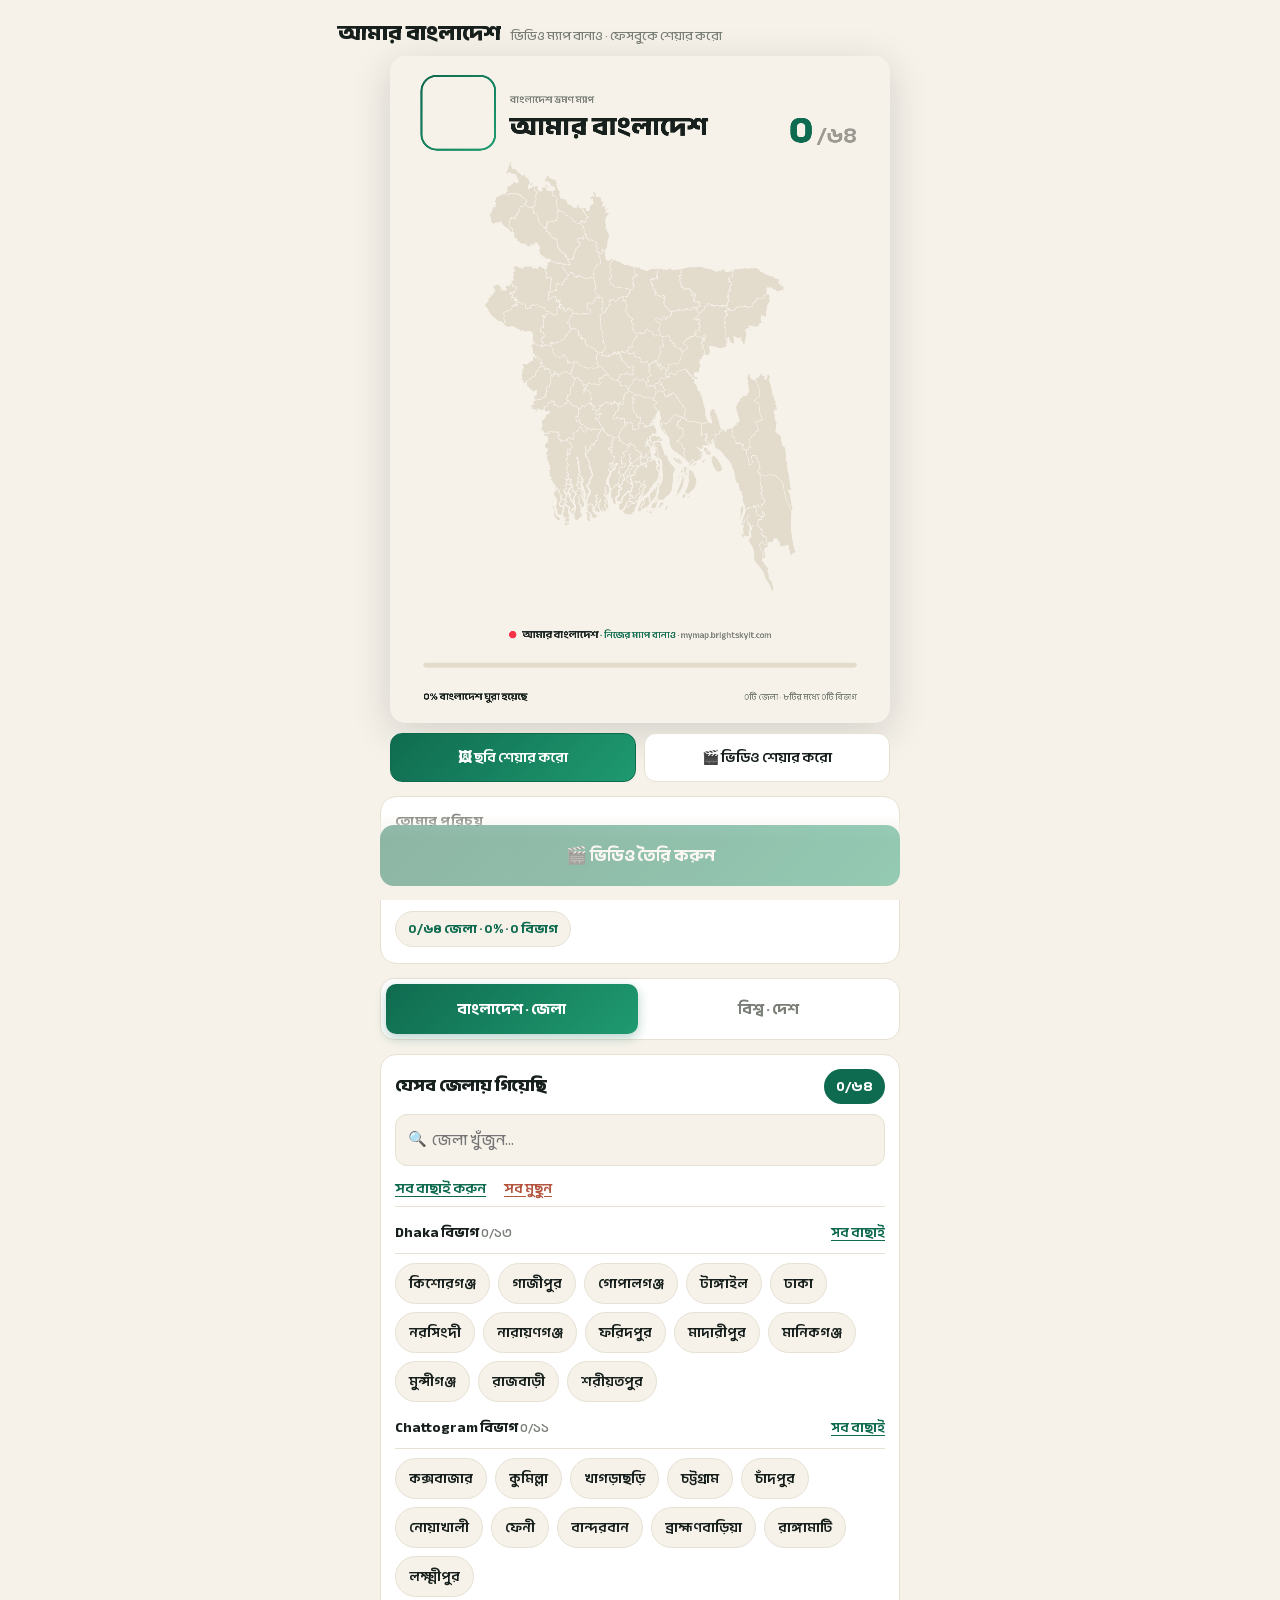
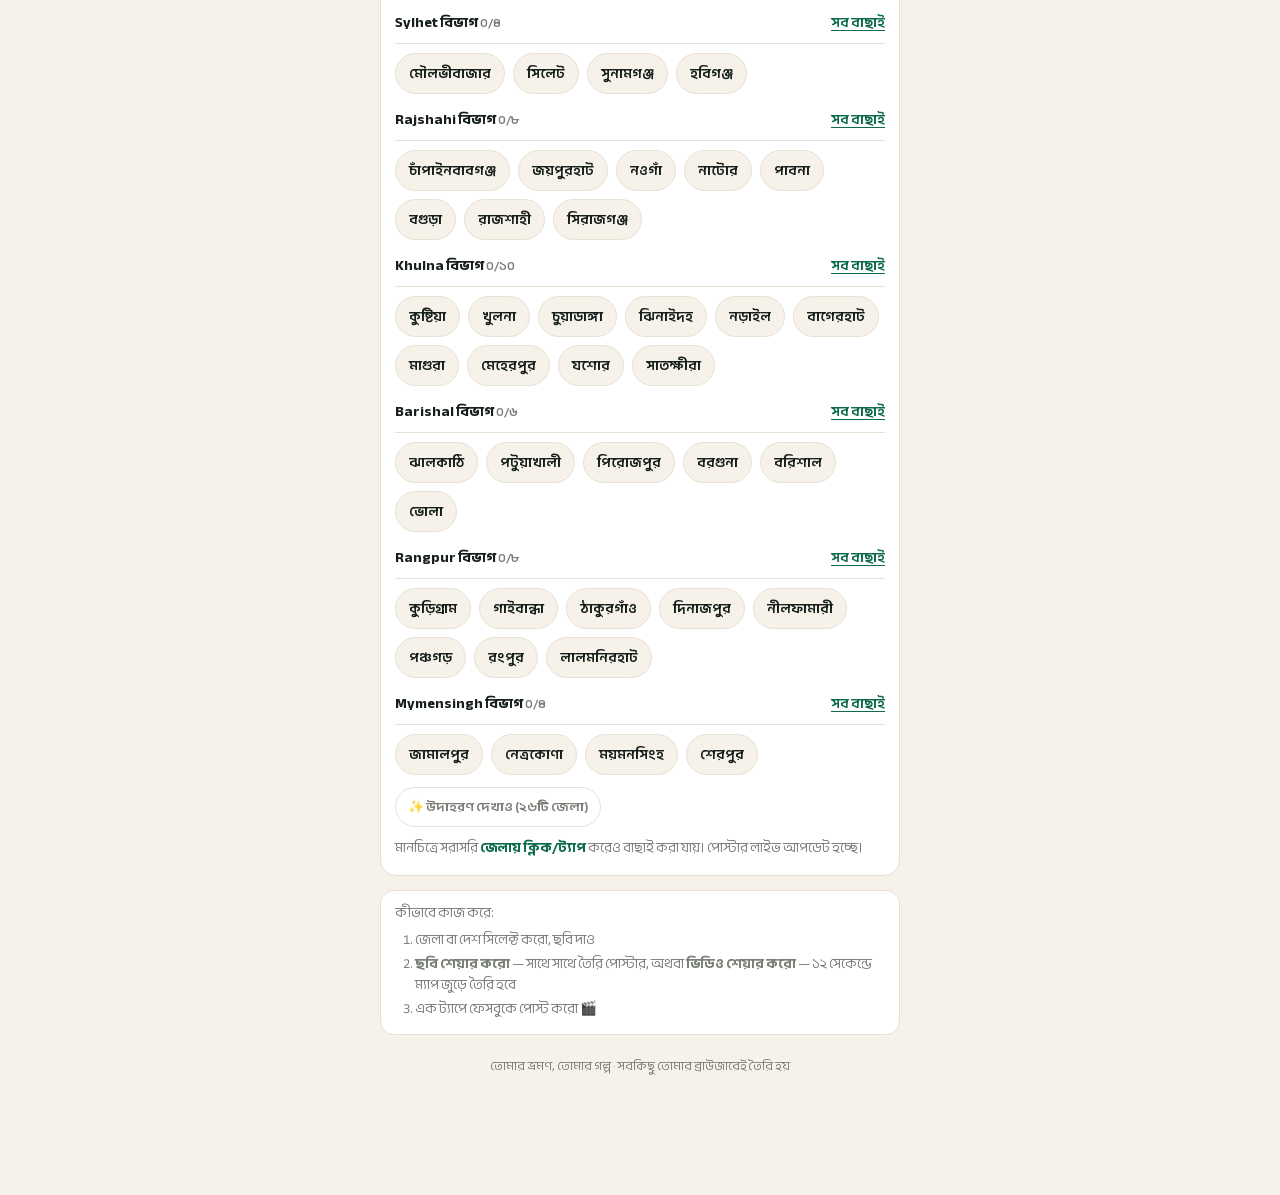
<file: site/index.html>
<!DOCTYPE html>
<html lang="bn">
<head>
<meta charset="utf-8">
<meta name="viewport" content="width=device-width,initial-scale=1,viewport-fit=cover">
<title>আমার বাংলাদেশ — ভিডিও ম্যাপ বানান</title>
<meta name="description" content="তোমার ঘুরা জেলাগুলো দিয়ে বানাও একটি অ্যানিমেটেড ভিডিও ম্যাপ — এক ট্যাপে ফেসবুকে শেয়ার করো। দেশ ধরেও বানানো যায়!">
<meta property="og:title" content="আমার বাংলাদেশ — ভিডিও ম্যাপ">
<meta property="og:description" content="তোমার ঘুরা জেলাগুলো দিয়ে অ্যানিমেটেড ভিডিও ম্যাপ বানান।">
<!-- Deploy-এর পর এখানে absolute URL দিয়ে og:image যোগ করো (FB-তে লিংক প্রিভিউয়ের জন্য) -->
<meta property="og:image" content="https://mymap.brightskyit.com/profile.jpg">
<link rel="icon" href="data:image/svg+xml,<svg xmlns='http://www.w3.org/2000/svg' viewBox='0 0 32 32'><circle cx='16' cy='16' r='13' fill='%23f42a41'/></svg>">
<link rel="stylesheet" href="fonts.css">
<style>
:root{--bg:#f6f2ea;--ink:#17201c;--muted:#7a7f78;--brand:#0f6b4f;--brand2:#1f9a70;--line:#e7e1d4;--dot:#f42a41}
*{box-sizing:border-box;-webkit-tap-highlight-color:transparent}
html,body{margin:0;background:var(--bg);color:var(--ink);font:16px/1.55 "Anek Bangla",system-ui,sans-serif}
body{min-height:100vh;display:flex;flex-direction:column;align-items:center;padding-bottom:110px}
.topbar{width:100%;max-width:640px;display:flex;align-items:baseline;gap:10px;padding:16px 18px 6px}
.topbar h1{margin:0;font-size:22px;font-weight:800}
.topbar span{font-size:13px;color:var(--muted);font-weight:500}
.poster{width:min(520px,100%);padding:0 10px}
canvas{width:100%;height:auto;display:block;border-radius:16px;box-shadow:0 10px 40px rgba(23,32,28,.16);background:var(--bg);touch-action:pan-y;user-select:none;-webkit-user-select:none}
.posterAct{display:flex;gap:8px;margin-top:10px}
.posterAct button{flex:1;border:1px solid var(--line);background:#fff;border-radius:12px;padding:10px 8px;font:600 14px "Anek Bangla",sans-serif;color:var(--ink);cursor:pointer}
.posterAct button.pri{background:linear-gradient(135deg,var(--brand),var(--brand2));border-color:var(--brand);color:#fff}
.card{width:min(520px,100%);margin:14px 10px 0;background:#fff;border:1px solid var(--line);border-radius:16px;padding:14px 14px 16px}
.card h2{margin:0 0 10px;font-size:13px;font-weight:700;letter-spacing:.04em;color:var(--muted);text-transform:uppercase}
.row{display:flex;gap:10px;align-items:center;flex-wrap:wrap}
.photoBtn{display:flex;align-items:center;gap:10px;background:var(--bg);border:1px dashed #cfc7b4;border-radius:12px;padding:8px 12px;font:600 14px "Anek Bangla",sans-serif;color:var(--ink);cursor:pointer}
.photoBtn img,.photoBtn span{pointer-events:none}
.photoBtn .thumb{width:40px;height:40px;border-radius:10px;object-fit:cover;background:#ddd;border:2px solid var(--brand)}
.photoBtn .ph{width:40px;height:40px;border-radius:10px;display:grid;place-items:center;background:var(--bg);border:2px dashed var(--brand);font-size:19px}
.photoBtn .ph[hidden]{display:none}
input[type=text]{flex:1;min-width:160px;font:500 15px "Anek Bangla",sans-serif;padding:10px 12px;border:1px solid var(--line);border-radius:12px;background:var(--bg);color:var(--ink);outline:none}
input[type=text]:focus{border-color:var(--brand)}
/* mode tabs */
.tabs{display:flex;width:min(520px,100%);margin:14px 10px 0;background:#fff;border:1px solid var(--line);border-radius:14px;padding:5px;gap:5px}
.tab{flex:1;border:0;background:transparent;border-radius:10px;padding:11px 8px;font:700 15px "Anek Bangla",sans-serif;color:var(--muted);cursor:pointer}
.tab.on{background:linear-gradient(135deg,var(--brand),var(--brand2));color:#fff;box-shadow:0 4px 12px rgba(15,107,79,.3)}
/* picker */
.pickHead{display:flex;align-items:center;justify-content:space-between;gap:10px}
.pickHead h3{margin:0;font-size:17px;font-weight:800}
.countBadge{background:var(--brand);color:#fff;border-radius:999px;padding:4px 12px;font:700 14px "Anek Bangla",sans-serif}
.searchWrap{position:relative;margin-top:10px}
.searchWrap .ic{position:absolute;left:13px;top:50%;transform:translateY(-50%);color:var(--muted);font-size:15px}
.searchWrap input{width:100%;padding:11px 12px 11px 36px;border:1px solid var(--line);border-radius:12px;background:var(--bg);font:500 15px "Anek Bangla",sans-serif;color:var(--ink);outline:none}
.searchWrap input:focus{border-color:var(--brand)}
.bulkRow{display:flex;gap:18px;margin-top:9px;padding-bottom:4px;border-bottom:1px solid var(--line)}
.bulkRow button{border:0;background:none;padding:0;font:600 14px "Anek Bangla",sans-serif;color:var(--brand);cursor:pointer;text-decoration:underline;text-underline-offset:3px}
.bulkRow button.danger{color:#b4553f}
.grp{margin-top:12px}
.grpHead{display:flex;align-items:baseline;justify-content:space-between;gap:8px;padding-bottom:7px;border-bottom:1px solid var(--line)}
.grpHead .gt{font:700 14.5px "Anek Bangla",sans-serif;color:var(--ink)}
.grpHead .gt small{color:var(--muted);font-weight:600}
.grpHead button{border:0;background:none;padding:0;font:600 13.5px "Anek Bangla",sans-serif;color:var(--brand);cursor:pointer;text-decoration:underline;text-underline-offset:3px}
.chips{display:flex;gap:8px;flex-wrap:wrap;margin-top:9px}
.chip{border:1px solid var(--line);background:var(--bg);color:var(--ink);font:600 13.5px "Anek Bangla",sans-serif;padding:7px 13px;border-radius:999px;cursor:pointer;display:inline-flex;align-items:center;gap:6px}
.chip.on{background:var(--brand);border-color:var(--brand);color:#fff}
.chip .tick{display:none;font-size:11px}
.chip.on .tick{display:inline}
.ghost{border:1px solid var(--line);background:transparent;color:var(--muted);font:600 13px "Anek Bangla",sans-serif;padding:7px 12px;border-radius:999px;cursor:pointer}
.hint{font-size:13.5px;color:var(--muted);margin:11px 0 0}
.hint b{color:var(--brand)}
.howto{width:min(520px,100%);margin:14px 10px 0;font-size:13.5px;color:var(--muted);background:#fff;border:1px solid var(--line);border-radius:14px;padding:12px 14px}
.howto ol{margin:6px 0 0;padding-left:20px}
.howto li{margin:3px 0}
.ctaWrap{position:fixed;left:0;right:0;bottom:0;padding:12px 14px calc(14px + env(safe-area-inset-bottom));background:linear-gradient(transparent, var(--bg) 30%);display:flex;justify-content:center}
.cta{width:min(520px,100%);border:0;border-radius:14px;background:linear-gradient(135deg,var(--brand),var(--brand2));color:#fff;font:700 17px "Anek Bangla",sans-serif;padding:15px 18px;cursor:pointer;box-shadow:0 8px 24px rgba(15,107,79,.35);display:flex;align-items:center;justify-content:center;gap:8px}
.cta:disabled{opacity:.45;box-shadow:none;cursor:not-allowed}
.badge{display:inline-flex;align-items:center;gap:6px;background:var(--bg);border:1px solid var(--line);border-radius:999px;padding:5px 12px;font:700 13px "Anek Bangla",sans-serif;color:var(--brand)}
.hidden{display:none}
footer.site{margin:22px 10px 8px;font-size:12.5px;color:var(--muted);text-align:center}
.toast{position:fixed;left:50%;bottom:26px;transform:translateX(-50%) translateY(20px);background:#17201c;color:#fff;font:600 14px "Anek Bangla",sans-serif;padding:11px 18px;border-radius:99px;opacity:0;pointer-events:none;transition:.25s;z-index:40;max-width:90vw;text-align:center}
.toast.show{opacity:1;transform:translateX(-50%) translateY(0)}
.modal{position:fixed;inset:0;background:rgba(15,20,18,.55);display:none;align-items:flex-end;justify-content:center;z-index:50}
.modal.show{display:flex}
.sheet{background:#fff;width:min(520px,100%);border-radius:20px 20px 0 0;padding:20px 18px calc(24px + env(safe-area-inset-bottom));max-height:86vh;overflow:auto}
.sheet h2{margin:0 0 4px;font-size:18px}
.sheet ol{padding-left:22px;margin:12px 0}
.sheet li{margin:8px 0;font-size:15px}
.sheet .close{width:100%;margin-top:8px;border:0;border-radius:12px;background:var(--brand);color:#fff;font:700 15px "Anek Bangla",sans-serif;padding:14px;cursor:pointer}
img.thumb[hidden]{display:none}
</style>
</head>
<body>
<div class="topbar">
  <h1>আমার বাংলাদেশ</h1>
  <span>ভিডিও ম্যাপ বানাও · ফেসবুকে শেয়ার করো</span>
</div>

<div class="poster">
  <canvas id="cv" width="1200" height="1600"></canvas>
  <div class="posterAct">
    <button class="pri" id="shImg" type="button">🖼 ছবি শেয়ার করো</button>
    <button id="shVid" type="button">🎬 ভিডিও শেয়ার করো</button>
  </div>
</div>

<div class="card">
  <h2>তোমার পরিচয়</h2>
  <div class="row">
    <button class="photoBtn" id="photoBtn" type="button">
      <img class="thumb" id="thumb" alt="" hidden>
      <span class="ph" id="thumbPh">📷</span>
      <span id="photoLbl">📷 ছবি যোগ করো (ঐচ্ছিক)</span>
    </button>
    <input type="text" id="nameIn" maxlength="24" placeholder="নাম (ঐচ্ছিক) — যেমন: রাহিম">
  </div>
  <div class="row" style="margin-top:12px">
    <span class="badge" id="statBadge">০/৬৪ জেলা · ০%</span>
  </div>
  <input type="file" id="photoIn" accept="image/*" class="hidden">
</div>

<div class="tabs" role="tablist">
  <button class="tab on" id="tabBd" type="button">বাংলাদেশ · জেলা</button>
  <button class="tab" id="tabW" type="button">বিশ্ব · দেশ</button>
</div>

<!-- ===== জেলা picker ===== -->
<div class="card" id="cardBd">
  <div class="pickHead">
    <h3>যেসব জেলায় গিয়েছি</h3>
    <span class="countBadge" id="bdCount">০/৬৪</span>
  </div>
  <div class="searchWrap">
    <span class="ic">🔍</span>
    <input type="text" id="bdSearch" placeholder="জেলা খুঁজুন..." autocomplete="off">
  </div>
  <div class="bulkRow">
    <button id="bdAll" type="button">সব বাছাই করুন</button>
    <button id="bdNone" class="danger" type="button">সব মুছুন</button>
  </div>
  <div id="bdGroups"></div>
  <div class="row" style="margin-top:12px">
    <button class="ghost" id="demoBtn" type="button">✨ উদাহরণ দেখাও (২৬টি জেলা)</button>
  </div>
  <p class="hint">মানচিত্রে সরাসরি <b>জেলায় ক্লিক/ট্যাপ</b> করেও বাছাই করা যায়। পোস্টার লাইভ আপডেট হচ্ছে।</p>
</div>

<!-- ===== দেশ picker ===== -->
<div class="card hidden" id="cardW">
  <div class="pickHead">
    <h3>কোন কোন দেশ ঘুরেছ?</h3>
    <span class="countBadge" id="wCount">০/১৭৯</span>
  </div>
  <div class="searchWrap">
    <span class="ic">🔍</span>
    <input type="text" id="wSearch" placeholder="দেশ খুঁজুন..." autocomplete="off">
  </div>
  <div class="bulkRow">
    <button id="wAll" type="button">সব বাছাই করুন</button>
    <button id="wNone" class="danger" type="button">সব মুছুন</button>
  </div>
  <div id="wGroups"></div>
  <div class="row" style="margin-top:12px">
    <button class="ghost" id="demoWBtn" type="button">✨ উদাহরণ (১৪টি দেশ)</button>
  </div>
  <div id="wGroups"></div>
  <p class="hint">মানচিত্রে <b>দেশে ক্লিক/ট্যাপ</b> করেও বাছাই করা যায় — ঠিক জেলার মতোই।</p>
</div>

<div class="howto">
  কীভাবে কাজ করে:
  <ol>
    <li>জেলা বা দেশ সিলেক্ট করো, ছবি দাও</li>
    <li><b>ছবি শেয়ার করো</b> — সাথে সাথে তৈরি পোস্টার, অথবা <b>ভিডিও শেয়ার করো</b> — ১২ সেকেন্ডে ম্যাপ জুড়ে তৈরি হবে</li>
    <li>এক ট্যাপে ফেসবুকে পোস্ট করো 🎬</li>
  </ol>
</div>

<div class="ctaWrap">
  <button class="cta" id="goBtn" disabled>🎬 ভিডিও তৈরি করুন</button>
</div>

<footer class="site">তোমার ভ্রমণ, তোমার গল্প · সবকিছু তোমার ব্রাউজারেই তৈরি হয়</footer>

<div class="modal" id="modal">
  <div class="sheet">
    <h2>এবার ফেসবুকে পোস্ট করো</h2>
    <div style="font-size:14px;color:var(--muted)">ফাইলটি ডাউনলোড হয়ে গেছে, ক্যাপশনও কপি হয়ে গেছে। ৩টি ধাপ:</div>
    <ol>
      <li>ফেসবুকে <b>What's on your mind?</b> লেখায় ক্লিক করো</li>
      <li>📎 আইকন থেকে <b>ছবি/ভিডিও</b> ফাইলটি বেছে নাও (ডাউনলোড ফোল্ডারে আছে)</li>
      <li>ক্যাপশন পেস্ট করো → <b>পোস্ট</b> চাপো ✅</li>
    </ol>
    <button class="close" id="modalClose">বুঝেছি ✓</button>
  </div>
</div>

<div class="toast" id="toast"></div>

<script src="bd_data.js"></script>
<script src="world_data.js"></script>
<script src="map.js"></script>
<script>
"use strict";
const KEY = "mb_cfg";
const DEMO = ["Gazipur","Narsingdi","Munshiganj","Narayanganj","Shariatpur","Tangail",
  "Kishorganj","Mymensingh","Habiganj","Moulvibazar","Sunamganj","Sylhet",
  "Brahmanbaria","Chandpur","Cumilla","Feni","Noakhali","Lakshmipur",
  "Chattogram","Khagrachhari","Rangamati","Bandarban","Cox's Bazar",
  "Patuakhali","Barishal","Bhola"];
const DEMO_W = ["India","Nepal","Bhutan","China","Myanmar","Thailand","Malaysia",
  "Indonesia","United Arab Emirates","Saudi Arabia","Turkey","Egypt",
  "United Kingdom","France"];
const DIVS = ["Dhaka","Chattogram","Sylhet","Rajshahi","Khulna","Barishal","Rangpur","Mymensingh"];
const DV_BN = {Dhaka:"ঢাকা",Chattogram:"চট্টগ্রাম",Sylhet:"সিলেট",Rajshahi:"রাজশাহী",
  Khulna:"খুলনা",Barishal:"বরিশাল",Rangpur:"রংপুর",Mymensingh:"ময়মনসিংহ"};
const SEL = DIVS.reduce((o,d) => (o[d] = DATA.f.filter(f => f.dv === d).map(f => f.n), o), {});
/* continent order for the country picker (smallest last) */
const CONT_ORDER = ["এশিয়া","ইউরোপ","আফ্রিকা","উত্তর আমেরিকা","দক্ষিণ আমেরিকা","ওশেনিয়া"];
const SEL_W = CONT_ORDER.reduce((o,c) => (o[c] = WORLD.f.filter(f => f.ct === c).map(f => f.n), o), {});

function loadCfg(){
  try { const c = JSON.parse(localStorage.getItem(KEY)); if (c && Array.isArray(c.sel)) return c; } catch (e) {}
  return { sel: [], wsel: [], name: "", photo: "", mode: "bd" };
}
function saveCfg(){ try { localStorage.setItem(KEY, JSON.stringify(cfg)); } catch (e) {} }

const cfg = loadCfg();
cfg.sel = cfg.sel.filter(n => DATA.f.some(f => f.n === n));
if (!Array.isArray(cfg.wsel)) cfg.wsel = [];
cfg.wsel = cfg.wsel.filter(n => WORLD.f.some(f => f.n === n));
let mode = cfg.mode === "w" ? "w" : "bd";

const cv = document.getElementById("cv");

/* engines — one per dataset, active one drawn */
function makeEngines(){
  const bd = MAP.build(cv, { selected: cfg.sel, data: DATA, bn: BN, denom: 64 });
  const w = MAP.build(cv, {
    selected: cfg.wsel, data: WORLD, bn: WORLD_BN, denom: WORLD.f.length,
    sub: "বিশ্ব ভ্রমণ ম্যাপ",
    footL: st => `${MAP.bn(st.pct)}% পৃথিবী ঘুরা হয়েছে`,
    footR: st => `${MAP.bn(st.landed)}টি দেশ ঘুরেছ`,
  });
  return { bd, w };
}
let EN = { bd: null, w: null };
const eng = () => EN[mode];

/* name → possessive title, e.g. রাহিম → রাহিমের বাংলাদেশ
   "ের" is a conjunct — it needs a Bengali letter before it. Glued to Latin
   letters it renders as overlapping garbage, so non-Bengali names get a
   spaced "এর" instead: SOHAG → SOHAG এর বাংলাদেশ */
function titleFromName(raw, m){
  const n = (raw || "").trim();
  const tail = m === "w" ? "বিশ্ব" : "বাংলাদেশ";
  if (!n) return "আমার " + tail;
  if (/র$/.test(n)) return n + " " + tail;
  if (/[অআইঈউঊএঐওৌািীুূেৈোৌ]$/.test(n)) return n + "র " + tail;
  if (!/[ঀ-৿]$/.test(n)) return n + " এর " + tail;
  return n + "ের " + tail;
}

/* photo (optional — nothing personal is pre-loaded) */
const photoImg = new Image();
let photoSet = false, photoReady = false;
function applyPhoto(src){
  photoReady = false;
  photoImg.onload = () => { photoReady = true; syncPhoto(); refresh(); };
  photoImg.onerror = () => { photoReady = false; syncPhoto(); refresh(); };
  photoImg.src = src || "profile.jpg";
}
function syncPhoto(){
  if (EN.bd) EN.bd.setPhoto(photoReady ? photoImg : null);
  if (EN.w) EN.w.setPhoto(photoReady ? photoImg : null);
}

/* the poster canvas keeps its native 1200x1600 (the engine's coordinate space) and is
   displayed at ~500 CSS px, so it is already ~2.4x device pixels on a phone. */
document.getElementById("cv").width = MAP.W;
document.getElementById("cv").height = MAP.H;

function refresh(){
  const e = eng();
  if (!e) return;
  e.setSelection(mode === "bd" ? cfg.sel : cfg.wsel);
  e.setTitle(titleFromName(cfg.name, mode));
  e.seek(e.TL.dur);
  const st = e.stateAt(e.TL.dur);
  const isBd = mode === "bd";
  document.getElementById("statBadge").textContent = isBd
    ? `${MAP.bn(st.landed)}/${MAP.bn(64)} জেলা · ${MAP.bn(st.pct)}% · ${MAP.bn(st.divs)} বিভাগ`
    : `${MAP.bn(st.landed)}/${MAP.bn(WORLD.f.length)} দেশ · ${MAP.bn(st.pct)}% পৃথিবী`;
  document.getElementById("bdCount").textContent = `${MAP.bn(cfg.sel.length)}/${MAP.bn(64)}`;
  document.getElementById("wCount").textContent = `${MAP.bn(cfg.wsel.length)}/${MAP.bn(WORLD.f.length)}`;
  const go = document.getElementById("goBtn");
  go.disabled = st.total === 0;
  go.textContent = st.total
    ? `🎬 ${MAP.bn(st.total)}টি ${isBd ? "জেলা" : "দেশ"} দিয়ে ভিডিও তৈরি করুন`
    : "🎬 ভিডিও তৈরি করুন";
  document.querySelectorAll(".chip[data-bd]").forEach(ch => {
    ch.classList.toggle("on", cfg.sel.includes(ch.dataset.bd));
  });
  document.querySelectorAll(".chip[data-en]").forEach(ch => {
    const on = cfg.wsel.includes(ch.dataset.en);
    ch.classList.toggle("on", on);
  });
  document.querySelectorAll(".grp").forEach(g => {
    const head = g.querySelector(".gt");
    if (!head || !head.dataset.dv) return;
    const dv = head.dataset.dv;
    const list = SEL[dv] ? SEL[dv] : SEL_W[dv];
    if (!list) return;
    const mine = g.dataset.kind === "w" ? cfg.wsel : cfg.sel;
    head.innerHTML = `${dv}${g.dataset.kind === "w" ? "" : " বিভাগ"} <small>${MAP.bn(list.filter(n => mine.includes(n)).length)}/${MAP.bn(list.length)}</small>`;
  });
  saveCfg();
}

/* map interaction (works in both modes).
   touch-action is pan-y so the page still scrolls when a finger starts on the map —
   a tap selects a region only if the finger barely moved (movement < 10 canvas px). */
function evPos(e){
  const r = cv.getBoundingClientRect();
  return [ (e.clientX - r.left) * (cv.width / r.width), (e.clientY - r.top) * (cv.height / r.height) ];
}
let touchStart = null;
const DRAG = 10;
function pickAt(x, y){
  const f = eng() && eng().hit(x, y);
  if (!f) return;
  const c = mode === "bd" ? cfg.sel : cfg.wsel;
  const i = c.indexOf(f);
  if (i >= 0) c.splice(i, 1); else c.push(f);
  refresh();
}
cv.addEventListener("pointerdown", e => {
  const [x, y] = evPos(e);
  touchStart = { x, y, id: e.pointerId };
});
cv.addEventListener("pointerup", e => {
  if (!touchStart || touchStart.id !== e.pointerId) return;
  const [x, y] = evPos(e);
  const moved = Math.hypot(x - touchStart.x, y - touchStart.y);
  touchStart = null;
  if (moved < DRAG) pickAt(x, y);
});
cv.addEventListener("pointercancel", () => { touchStart = null; });
cv.addEventListener("pointermove", e => {
  if (touchStart) return;                       // touch: don't fight the scroll
  const [x, y] = evPos(e);
  cv.style.cursor = (eng() && eng().hit(x, y)) ? "pointer" : "default";
});

/* ---------- build district groups ---------- */
const groupsBox = document.getElementById("bdGroups");
DIVS.forEach(d => {
  const g = document.createElement("div");
  g.className = "grp"; g.dataset.grp = d;
  const head = document.createElement("div");
  head.className = "grpHead";
  head.innerHTML = `<span class="gt" data-dv="${d}"></span><button type="button" data-selall="${d}">সব বাছাই</button>`;
  const chips = document.createElement("div");
  chips.className = "chips";
  SEL[d].map(n => DATA.f.find(f => f.n === n))
       .sort((a, b) => (BN[a.n] || a.n).localeCompare(BN[b.n] || b.n, "bn"))
       .forEach(f => {
    const c = document.createElement("button");
    c.className = "chip"; c.type = "button"; c.dataset.bd = f.n;
    c.innerHTML = `<span class="tick">✓</span>${BN[f.n] || f.n}`;
    c.onclick = () => {
      const i = cfg.sel.indexOf(f.n);
      if (i >= 0) cfg.sel.splice(i, 1); else cfg.sel.push(f.n);
      refresh();
    };
    chips.appendChild(c);
  });
  head.querySelector("[data-selall]").onclick = e => {
    const list = SEL[d];
    const all = list.every(n => cfg.sel.includes(n));
    for (const n of list){
      const i = cfg.sel.indexOf(n);
      if (all){ if (i >= 0) cfg.sel.splice(i, 1); } else if (i < 0) cfg.sel.push(n);
    }
    refresh();
  };
  g.appendChild(head); g.appendChild(chips);
  groupsBox.appendChild(g);
});

/* ---------- build country groups (by continent) ---------- */
const wBox = document.getElementById("wGroups");
const bnSort = (m) => (a, b) => (m[a.n] || a.n).localeCompare(m[b.n] || b.n, "bn");
CONT_ORDER.forEach(ct => {
  const g = document.createElement("div");
  g.className = "grp"; g.dataset.kind = "w";
  const head = document.createElement("div");
  head.className = "grpHead";
  head.innerHTML = `<span class="gt" data-dv="${ct}"></span><button type="button" data-selall="${ct}">সব বাছাই</button>`;
  const chips = document.createElement("div");
  chips.className = "chips";
  WORLD.f.filter(f => f.ct === ct).sort(bnSort(WORLD_BN)).forEach(f => {
    const c = document.createElement("button");
    c.className = "chip"; c.type = "button"; c.dataset.en = f.n;
    c.innerHTML = `<span class="tick">✓</span>${WORLD_BN[f.n] || f.n}`;
    c.onclick = () => {
      const i = cfg.wsel.indexOf(f.n);
      if (i >= 0) cfg.wsel.splice(i, 1); else cfg.wsel.push(f.n);
      refresh();
    };
    chips.appendChild(c);
  });
  head.querySelector("[data-selall]").onclick = () => {
    const list = SEL_W[ct];
    const all = list.every(n => cfg.wsel.includes(n));
    for (const n of list){
      const i = cfg.wsel.indexOf(n);
      if (all){ if (i >= 0) cfg.wsel.splice(i, 1); } else if (i < 0) cfg.wsel.push(n);
    }
    refresh();
  };
  g.appendChild(head); g.appendChild(chips);
  wBox.appendChild(g);
});

/* ---------- search filters ---------- */
function wireSearch(inputId, root){
  document.getElementById(inputId).addEventListener("input", e => {
    const q = e.target.value.trim().toLowerCase();
    root.querySelectorAll(".chip").forEach(ch => {
      const txt = ch.textContent.toLowerCase();
      ch.classList.toggle("hidden", q && !txt.includes(q));
    });
    if (root === groupsBox || root === wBox){
      root.querySelectorAll(".grp").forEach(g => {
        const any = [...g.querySelectorAll(".chip")].some(c => !c.classList.contains("hidden"));
        g.classList.toggle("hidden", !any);
      });
    }
  });
}
wireSearch("bdSearch", groupsBox);
wireSearch("wSearch", wBox);

/* ---------- bulk actions ---------- */
document.getElementById("bdAll").onclick = () => { cfg.sel = [...new Set([...cfg.sel, ...DATA.f.map(f => f.n)])]; refresh(); };
document.getElementById("bdNone").onclick = () => { cfg.sel = []; refresh(); };
document.getElementById("wAll").onclick = () => { cfg.wsel = WORLD.f.map(f => f.n); refresh(); };
document.getElementById("wNone").onclick = () => { cfg.wsel = []; refresh(); };
document.getElementById("demoBtn").onclick = () => { cfg.sel = [...DEMO]; refresh(); };
document.getElementById("demoWBtn").onclick = () => { cfg.wsel = [...DEMO_W]; refresh(); };

/* ---------- tabs ---------- */
function setMode(m){
  mode = m; cfg.mode = m; saveCfg();
  document.getElementById("tabBd").classList.toggle("on", m === "bd");
  document.getElementById("tabW").classList.toggle("on", m === "w");
  document.getElementById("cardBd").classList.toggle("hidden", m !== "bd");
  document.getElementById("cardW").classList.toggle("hidden", m === "bd");
  refresh();
}
document.getElementById("tabBd").onclick = () => setMode("bd");
document.getElementById("tabW").onclick = () => setMode("w");

/* ---------- name / photo ---------- */
const nameIn = document.getElementById("nameIn");
nameIn.value = cfg.name || "";
nameIn.oninput = () => { cfg.name = nameIn.value; refresh(); };
/* whole button (thumbnail included) opens the file picker */
const photoBtnEl = document.getElementById("photoBtn");
const openPicker = e => { e.preventDefault(); document.getElementById("photoIn").click(); };
photoBtnEl.onclick = openPicker;
photoBtnEl.querySelectorAll("img, .thumb").forEach(el => el.ondragstart = e => e.preventDefault());
document.getElementById("thumb").addEventListener("click", openPicker);
document.getElementById("photoIn").onchange = e => {
  const file = e.target.files && e.target.files[0];
  if (!file) return;
  const img = new Image();
  img.onload = () => {
    const S = 720;
    const k = Math.min(S / img.width, S / img.height, 1);
    const c2 = document.createElement("canvas");
    c2.width = Math.round(img.width * k); c2.height = Math.round(img.height * k);
    c2.getContext("2d").drawImage(img, 0, 0, c2.width, c2.height);
    cfg.photo = c2.toDataURL("image/jpeg", .86);
    applyPhoto(cfg.photo);
    syncPhotoBtn();                              /* unhide thumb + relabel right away, not on next load */
    saveCfg();
    URL.revokeObjectURL(img.src);
  };
  img.src = URL.createObjectURL(file);
};
function syncPhotoBtn(){
  const src = cfg.photo || (photoSet ? "profile.jpg" : "");
  const th = document.getElementById("thumb");
  th.hidden = !src;
  if (src) th.src = src;
  document.getElementById("thumbPh").hidden = !!src;
  document.getElementById("photoLbl").textContent = src ? "ছবি বদলাও" : "📷 ছবি যোগ করো (ঐচ্ছিক)";
}
if (cfg.photo){ photoSet = true; applyPhoto(cfg.photo); }
syncPhotoBtn();

/* ---------- share straight from the home page (image or video) ---------- */
const capFile = st => (mode === "bd"
  ? `amar-bangladesh-${st.landed}-jela`
  : `amar-bishwo-bhromon-${st.landed}-desh`);
function homeCaption(){
  const st = eng().stateAt(eng().TL.dur);
  const url = location.origin + location.pathname.replace(/\/index\.html$/, "/");
  let c = mode === "bd"
    ? `বাংলাদেশ কতটুকু ঘুরেছ তুমি? 🇧🇩\nআমার ভ্রমণ ম্যাপে আছে ${MAP.bn(st.landed)}/${MAP.bn(64)} জেলা (${MAP.bn(st.pct)}% দেশ)।\n`
    : `পৃথিবীর কতটুকু দেশ ঘুরেছ তুমি? 🌍\nআমার ভ্রমণ ম্যাপে আছে ${MAP.bn(st.landed)}/${MAP.bn(WORLD.f.length)} দেশ (${MAP.bn(st.pct)}% পৃথিবী)।\n`;
  c += `তোমার নিজের ম্যাপ বানাতে 👉 ${MAP.SITE.host}\n`;
  c += mode === "bd" ? "#আমারবাংলাদেশ #BangladeshTravel" : "#আমারবিশ্বভ্রমণ #WorldTravel";
  return c;
}
function toastHome(msg){
  const el = document.getElementById("toast");
  el.textContent = msg; el.classList.add("show");
  clearTimeout(el._t); el._t = setTimeout(() => el.classList.remove("show"), 3000);
}
function homeDownload(data, name, type){
  const b = data instanceof Blob ? data : new Blob([data], { type });
  const a = document.createElement("a");
  a.href = URL.createObjectURL(b); a.download = name;
  document.body.appendChild(a); a.click();
  setTimeout(() => { URL.revokeObjectURL(a.href); a.remove(); }, 4000);
}
function posterBlob(){
  return new Promise(res => { eng().seek(eng().TL.dur); cv.toBlob(res, "image/png"); });
}
async function shareFile(file, caption, title){
  const canFile = navigator.canShare && navigator.canShare({ files: [file] });
  if (canFile){
    try { await navigator.share({ files: [file], text: caption, title }); return true; }
    catch (e){ if (e && (e.name === "AbortError" || e.name === "NotAllowedError")) return true; }
  }
  homeDownload(file, file.name, file.type);
  try { await navigator.clipboard.writeText(caption); } catch (e) {}
  window.open("https://www.facebook.com/", "_blank", "noopener");
  document.getElementById("modal").classList.add("show");
  return false;
}
document.getElementById("shImg").onclick = async () => {
  const b = await posterBlob();
  if (!b) { toastHome("⚠ ছবি তৈরি হয়নি"); return; }
  const f = new File([b], capFile(eng().stateAt(eng().TL.dur)) + ".png", { type: "image/png" });
  toastHome(navigator.canShare && navigator.canShare({ files: [f] }) ? "🖼 শেয়ার শিট খুলছে..." : "⬇ ছবি নামছে + ক্যাপশন কপি হচ্ছে...");
  await shareFile(f, homeCaption(), "আমার ভ্রমণ ম্যাপ");
};
document.getElementById("shVid").onclick = () => { location.href = "video.html"; };
document.getElementById("modalClose").onclick = () => document.getElementById("modal").classList.remove("show");

document.getElementById("goBtn").onclick = () => { location.href = "video.html"; };

/* boot */
(async () => {
  await MAP.fontsReady();
  EN = makeEngines();
  syncPhoto();
  setMode(mode);
  window.__READY = 1;
})();
</script>
</body>
</html>
</file>
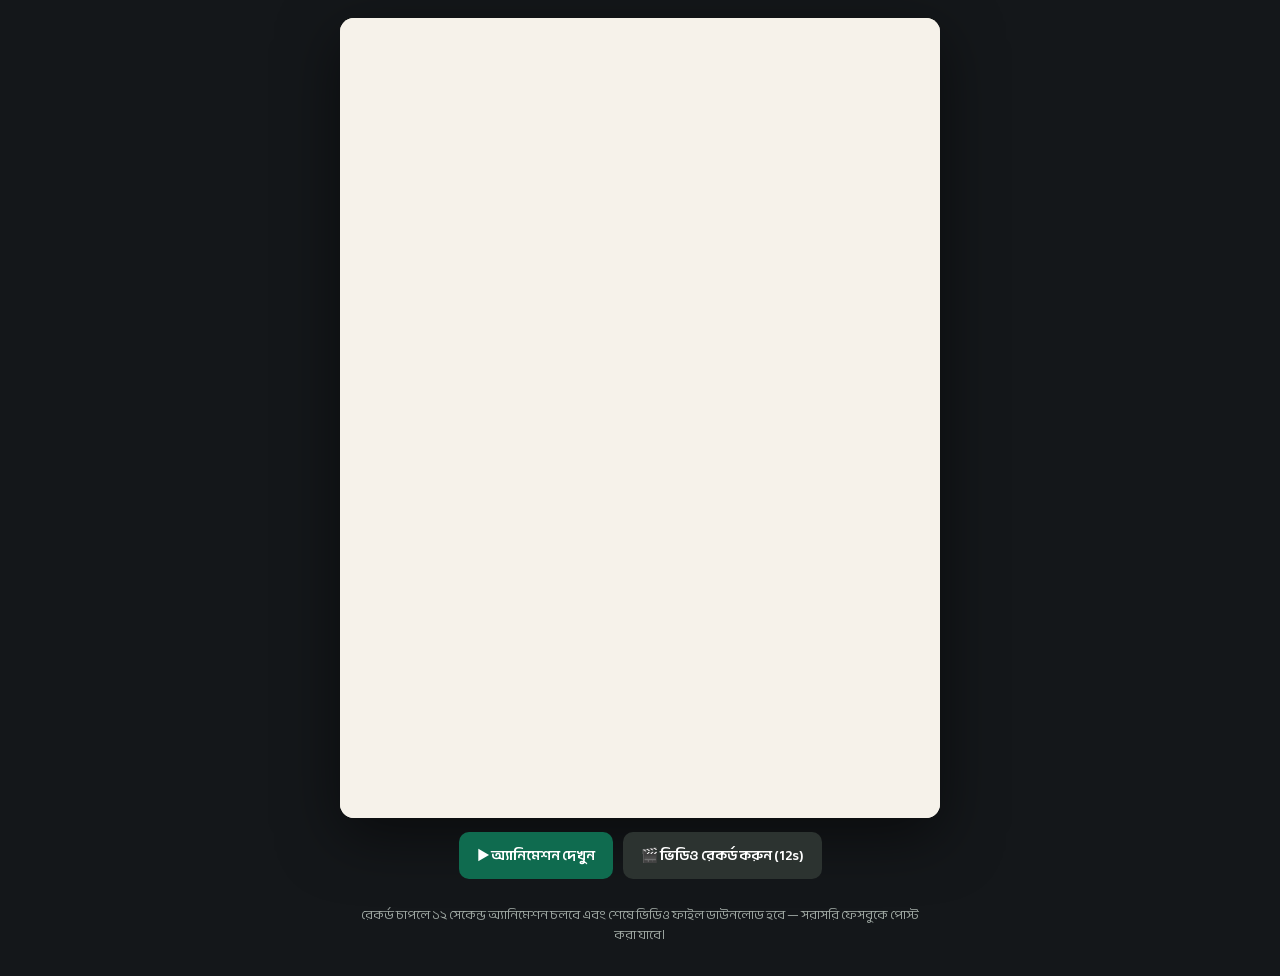
<file: animate.html>
<!DOCTYPE html>
<html lang="bn">
<head>
<meta charset="utf-8">
<meta name="viewport" content="width=device-width,initial-scale=1">
<title>আমার বাংলাদেশ — অ্যানিমেটেড ম্যাপ</title>
<style>
@font-face{font-family:'Anek Bangla';font-style:normal;font-weight:400 800;font-stretch:100 100%;font-display:block;
  src:url("[data-uri]") format("woff2");
  unicode-range:U+0951-0952,U+0964-0965,U+0980-09FE,U+1CD0-1CD2,U+1CD5-1CD6,U+1CD8,U+1CE1,U+1CED,U+1CF2,U+1CF5-1CF6,U+1CF9,U+200C-200D,U+20B9,U+20CC,U+25CC,U+A8F1;}
@font-face{font-family:'Anek Bangla';font-style:normal;font-weight:400 800;font-stretch:100 100%;font-display:block;
  src:url("[data-uri]") format("woff2");
  unicode-range:U+0100-02BA,U+02BD-02C5,U+02C7-02CC,U+02CE-02D7,U+02DD-02FF,U+0304,U+0308,U+0329,U+1D00-1DBF,U+1E00-1E9F,U+1EF2-1EFF,U+2020,U+20A0-20AB,U+20AD-20C0,U+2113,U+2C60-2C7F,U+A720-A7FF;}
@font-face{font-family:'Anek Bangla';font-style:normal;font-weight:400 800;font-stretch:100 100%;font-display:block;
  src:url("[data-uri]") format("woff2");
  unicode-range:U+0000-00FF,U+0131,U+0152-0153,U+02BB-02BC,U+02C6,U+02DA,U+02DC,U+0304,U+0308,U+0329,U+2000-206F,U+20AC,U+2122,U+2191,U+2193,U+2212,U+2215,U+FEFF,U+FFFD;}
:root{--bg:#faf8f4;--ink:#17201c;--muted:#6b716d;--chip:#f3efe7;--brand:#0f6b4f;}
*{box-sizing:border-box}
body{margin:0;background:#14171a;color:var(--ink);font:15px/1.5 "Anek Bangla",system-ui,sans-serif;display:flex;flex-direction:column;align-items:center;gap:14px;padding:18px}
canvas{width:min(600px,92vw);height:auto;border-radius:14px;box-shadow:0 18px 60px rgba(0,0,0,.5);background:#f6f2ea}
.ui{display:flex;gap:10px;flex-wrap:wrap;justify-content:center;align-items:center}
button{font:600 14px "Anek Bangla",sans-serif;border:0;border-radius:10px;padding:10px 18px;cursor:pointer;background:var(--brand);color:#fff}
button.alt{background:#2c3330}
button:disabled{opacity:.5;cursor:wait}
.hint{color:#9aa39e;font-size:13px;text-align:center;max-width:560px}
body.render .ui,body.render .hint{display:none}
body.render{padding:0;background:#14171a}
body.render canvas{width:1200px;border-radius:0;box-shadow:none}
</style>
</head>
<body>
<canvas id="cv" width="1200" height="1600"></canvas>
<div class="ui">
  <button id="play">▶ অ্যানিমেশন দেখুন</button>
  <button id="rec" class="alt">🎬 ভিডিও রেকর্ড করুন (12s)</button>
</div>
<p class="hint">রেকর্ড চাপলে ১২ সেকেন্ড অ্যানিমেশন চলবে এবং শেষে ভিডিও ফাইল ডাউনলোড হবে — সরাসরি ফেসবুকে পোস্ট করা যাবে।</p>
<script src="bd_data.js"></script>
<script>
"use strict";
/* ---------------- constants (match Output.jpeg / site emerald theme) ---------------- */
const W=1200,H=1600;
const T={bg:"#f6f2ea",land:"#e3dccd",stroke:"#f6f2ea",v1:"#0f6b4f",v2:"#1f9a70",vStroke:"#f6f2ea",
         ink:"#17201c",muted:"#7a7f78",label:"#ffffff",halo:"#0b3d2e",dot:"#f42a41",track:"#e3dccd"};
const FONT='"Anek Bangla",system-ui,sans-serif';
const MAP={y:250,h:1040};
MAP.s=MAP.h/DATA.h; MAP.w=DATA.w*MAP.s; MAP.x=(W-MAP.w)/2;

const SELECTED=["Gazipur","Narsingdi","Munshiganj","Narayanganj","Shariatpur","Tangail",
  "Kishorganj","Mymensingh","Habiganj","Moulvibazar","Sunamganj","Sylhet",
  "Brahmanbaria","Chandpur","Cumilla","Feni","Noakhali","Lakshmipur",
  "Chattogram","Khagrachhari","Rangamati","Bandarban","Cox's Bazar",
  "Patuakhali","Barishal","Bhola"];

/* timeline (seconds) */
const TL={photo:[.15,.75],sub:[.35,.95],title:[.45,1.05],cnt:[.6,1.15],map:[.9,1.65],
          foot:[1.55,2.1],start:1.7,stag:.28,piece:.38,lag:.10,label:.28,
          settle:[9.4,10.3],dur:12};
const FPS=30;

/* ---------------- helpers ---------------- */
const clamp=(v,a=0,b=1)=>v<a?a:v>b?b:v;
const easeOutCubic=p=>1-Math.pow(1-p,3);
const easeOutBack=p=>{const c1=1.70158,c3=c1+1;return 1+c3*Math.pow(p-1,3)+c1*Math.pow(p-1,2);};
const BND=["০","১","২","৩","৪","৫","৬","৭","৮","৯"];
const bn=n=>String(n).split("").map(ch=>ch>="0"&&ch<="9"?BND[+ch]:ch).join("");
const seg=(t,[a,b])=>clamp((t-a)/(b-a));
function alignX(ctx,text,x,align){const w=ctx.measureText(text).width;return align==="left"?x:align==="right"?x-w:x-w/2;}
function textAt(ctx,text,x,y,align,stroke){const ax=alignX(ctx,text,x,align);if(stroke)ctx.strokeText(text,ax,y);ctx.fillText(text,ax,y);}
function roundRect(ctx,x,y,w,h,r){ctx.beginPath();ctx.moveTo(x+r,y);ctx.arcTo(x+w,y,x+w,y+h,r);ctx.arcTo(x+w,y+h,x,y+h,r);ctx.arcTo(x,y+h,x,y,r);ctx.arcTo(x,y,x+w,y,r);ctx.closePath();}

/* nearest-neighbour journey order starting from Gazipur (home) */
const PATH_ORDER=(()=>{
  const pt=n=>{const f=DATA.f.find(f=>f.n===n);return{x:f.c[0],y:f.c[1]};};
  const pts=Object.fromEntries(SELECTED.map(n=>[n,pt(n)]));
  let cur="Gazipur"; const rest=new Set(SELECTED); rest.delete(cur); const out=[cur];
  while(rest.size){let best=null,bd=1e9;
    for(const n of rest){const d=Math.hypot(pts[n].x-pts[cur].x,pts[n].y-pts[cur].y);if(d<bd){bd=d;best=n;}}
    out.push(best);rest.delete(best);cur=best;}
  return out;
})();
const ORDER_INDEX=Object.fromEntries(PATH_ORDER.map((n,i)=>[n,i]));
const SEL_SET=new Set(SELECTED);

/* canvas-space centroids in journey order */
const ROUTE=PATH_ORDER.map(n=>{const f=DATA.f.find(f=>f.n===n);
  return{en:n,bn:BN[n],c:[MAP.x+f.c[0]*MAP.s, MAP.y+f.c[1]*MAP.s],dv:f.dv};});

/* label placement — same algorithm as unseenbangladesh.com */
let LABELS={};
function placeLabels(){
  const ctx=cv.getContext("2d");
  ctx.font=`600 20px ${FONT}`;
  const placed=[];
  const byY=[...ROUTE].sort((a,b)=>a.c[1]-b.c[1]);
  const tries=[[0,-14],[0,26],[12,7],[-12,7],[0,-36],[0,48],[30,-14],[-30,-14],[30,26],[-30,26]];
  for(const f of byY){
    const [cx,cy]=f.c;
    const w=ctx.measureText(f.bn).width+8,h=26;
    let pick=null;
    for(const [dx,dy] of tries){
      const align=dx>0?"left":dx<0?"right":"center";
      const x0=align==="left"?cx+dx:align==="right"?cx+dx-w:cx-w/2, y0=cy+dy-h+4;
      const box={x:x0,y:y0,w,h};
      if(!placed.some(b=>b.x<box.x+box.w&&box.x<b.x+b.w&&b.y<box.y+box.h&&box.y<b.y+b.h)){pick={box,align,tx:cx+dx,ty:cy+dy};break}
    }
    if(!pick){const box={x:cx-w/2,y:cy-32,w,h};pick={box,align:"center",tx:cx,ty:cy-14}}
    placed.push(pick.box,{x:cx-5,y:cy-5,w:10,h:10});
    LABELS[f.en]={...pick,cx,cy,bn:f.bn};
  }
}

/* ---------------- state for animated quantities ---------------- */
function stateAt(t){
  let landed=0,fracPieces=0,curP=0,curI=-1;
  for(let i=0;i<ROUTE.length;i++){
    const p=clamp((t-(TL.start+i*TL.stag))/TL.piece);
    if(p>=1)landed++; else if(p>0){curP=p;curI=i;}
    fracPieces+=easeOutCubic(p);
  }
  const frac=fracPieces/64;
  const divs=new Set();
  for(let i=0;i<ROUTE.length;i++){
    const p=clamp((t-(TL.start+i*TL.stag))/TL.piece);
    if(p>=1)divs.add(ROUTE[i].dv);
  }
  return{landed,frac,pct:Math.round(frac*100),curP,curI,divs:divs.size};
}

/* ---------------- drawing ---------------- */
function drawHeader(t){
  const ctx=cv.getContext("2d");
  /* photo */
  const pa=easeOutCubic(seg(t,TL.photo));
  if(pa>0){const x=80,y=52,size=168,rad=32;
    ctx.save();ctx.globalAlpha=pa;
    ctx.translate(x+size/2,y+size/2);ctx.scale(.82+.18*pa,.82+.18*pa);ctx.translate(-(x+size/2),-(y+size/2));
    const rg=ctx.createLinearGradient(x,y,x+size,y+size);rg.addColorStop(0,T.v1);rg.addColorStop(1,T.v2);
    roundRect(ctx,x-7,y-7,size+14,size+14,rad+7);ctx.fillStyle=rg;ctx.fill();
    roundRect(ctx,x-2,y-2,size+4,size+4,rad+2);ctx.fillStyle=T.bg;ctx.fill();
    roundRect(ctx,x+1,y+1,size-2,size-2,rad-1);ctx.clip();
    if(photoImg.complete&&photoImg.naturalWidth){const iw=photoImg.naturalWidth,ih=photoImg.naturalHeight,k=Math.max(size/iw,size/ih);
      ctx.drawImage(photoImg,x+size/2-iw*k/2,y+size/2-ih*k/2,iw*k,ih*k);}
    ctx.restore();}
  const tx=80+168+40;
  /* subtitle */
  const sa=easeOutCubic(seg(t,TL.sub));
  if(sa>0){ctx.save();ctx.globalAlpha=sa;
    ctx.font=`600 24px ${FONT}`;ctx.fillStyle=T.muted;
    ctx.textBaseline="alphabetic";
    ctx.fillText("বাংলাদেশ ভ্রমণ ম্যাপ",tx,112+14*(1-sa));ctx.restore();}
  /* title */
  const ta=easeOutCubic(seg(t,TL.title));
  if(ta>0){ctx.save();ctx.globalAlpha=ta;
    ctx.font=`800 64px ${FONT}`;ctx.fillStyle=T.ink;
    ctx.fillText("আমার বাংলাদেশ",tx,190+18*(1-ta));ctx.restore();}
  /* counter */
  const st=stateAt(t);
  const ca=easeOutCubic(seg(t,TL.cnt));
  if(ca>0){
    /* pulse on each landing */
    let pulse=0;
    for(let i=0;i<ROUTE.length;i++){
      const t0=TL.start+i*TL.stag;
      if(t>=t0&&t<t0+.3){pulse=Math.max(pulse,1-(t-t0)/.3);}
    }
    const s=1+.10*pulse*pulse;
    const num=bn(st.landed),rest="/৬৪";
    ctx.save();ctx.globalAlpha=ca;
    ctx.font=`700 52px ${FONT}`;const rw=ctx.measureText(rest).width;
    ctx.font=`800 92px ${FONT}`;const nw=ctx.measureText(num).width;
    const right=W-80,base=208;
    const cx=right-(nw+8+rw)/2,cy=base-34;
    ctx.translate(cx,cy);ctx.scale(s,s);ctx.translate(-cx,-cy);
    ctx.textBaseline="alphabetic";
    ctx.font=`800 92px ${FONT}`;ctx.fillStyle=T.v1;
    textAt(ctx,num,right-8-rw,base,"right");
    ctx.font=`700 52px ${FONT}`;ctx.fillStyle="#9c9a92";
    textAt(ctx,rest,right,base,"right");
    ctx.restore();}
}
function drawMapBase(t){
  const ctx=cv.getContext("2d");
  const a=easeOutCubic(seg(t,TL.map));
  if(a<=0)return;
  ctx.save();ctx.globalAlpha=a;
  const cx=MAP.x+MAP.w/2,cy=MAP.y+MAP.h/2;
  const s=.985+.015*a;
  ctx.translate(cx,cy);ctx.scale(s,s);ctx.translate(-cx,-cy);
  ctx.translate(MAP.x,MAP.y);ctx.scale(MAP.s,MAP.s);
  ctx.lineJoin="round";
  for(const f of DATA.f){
    const p=new Path2D(f.d);
    ctx.fillStyle=T.land;ctx.fill(p);
    ctx.strokeStyle=T.stroke;ctx.lineWidth=1/MAP.s*1.4;ctx.stroke(p);
  }
  ctx.restore();
}
function drawRoute(t){
  const st=stateAt(t);
  if(st.landed+ (st.curI>=0?1:0) <1)return;
  const settle=seg(t,TL.settle);
  const alpha=(.85-.45*easeOutCubic(settle));
  const ctx=cv.getContext("2d");
  ctx.save();ctx.globalAlpha=alpha;
  ctx.strokeStyle=T.dot;ctx.lineWidth=2.5;ctx.setLineDash([7,7]);
  ctx.lineDashOffset=-(t*30)%14;
  ctx.beginPath();
  const nDone=Math.min(ROUTE.length-1,st.landed+(st.curI>=0?1:0)-1);
  for(let j=0;j<ROUTE.length-1;j++){
    const p=clamp((t-(TL.start+(j+1)*TL.stag))/TL.piece);
    if(p<=0)break;
    const [x0,y0]=ROUTE[j].c,[x1,y1]=ROUTE[j+1].c;
    const e=easeOutCubic(p);
    if(j===st.curI&&p<1){ctx.moveTo(x0,y0);ctx.lineTo(x0+(x1-x0)*e,y0+(y1-y0)*e);}
    else{ctx.moveTo(x0,y0);ctx.lineTo(x1,y1);}
  }
  ctx.stroke();ctx.setLineDash([]);
  ctx.restore();
}
function drawPieces(t){
  const ctx=cv.getContext("2d");
  ctx.save();
  ctx.translate(MAP.x,MAP.y);ctx.scale(MAP.s,MAP.s);
  ctx.lineJoin="round";
  /* gradient across the whole map, like the site */
  const vg=ctx.createLinearGradient(0,0,DATA.w,DATA.h);
  vg.addColorStop(0,T.v1);vg.addColorStop(1,T.v2);
  for(let i=0;i<ROUTE.length;i++){
    const t0=TL.start+i*TL.stag;
    const p=clamp((t-t0)/TL.piece);
    if(p<=0)continue;
    const f=DATA.f.find(f=>f.n===ROUTE[i].en);
    const path=new Path2D(f.d);
    const e=easeOutBack(p);
    const sc=.52+.48*e;
    const [mx,my]=f.c;
    ctx.save();
    ctx.globalAlpha=clamp(p*1.6);
    ctx.translate(mx,my);ctx.scale(sc,sc);ctx.translate(-mx,-my);
    ctx.fillStyle=vg;ctx.fill(path);
    if(p<.65){ctx.save();ctx.globalAlpha=(1-p/.65)*.9;ctx.strokeStyle="#ffffff";ctx.lineWidth=4/MAP.s;ctx.stroke(path);ctx.restore()}
    ctx.strokeStyle=T.vStroke;ctx.lineWidth=1.4/MAP.s;ctx.stroke(path);
    ctx.restore();
  }
  ctx.restore();
}
function drawLabels(t){
  const ctx=cv.getContext("2d");
  ctx.save();ctx.textBaseline="alphabetic";
  for(let i=0;i<ROUTE.length;i++){
    const t0=TL.start+i*TL.stag+TL.lag;
    const p=clamp((t-t0)/TL.label);
    if(p<=0)continue;
    const e=easeOutCubic(p);
    const L=LABELS[ROUTE[i].en];if(!L)continue;
    ctx.save();ctx.globalAlpha=e;
    /* dot */
    const ds=.4+.6*easeOutBack(clamp(p*1.3));
    ctx.beginPath();ctx.arc(L.cx,L.cy,4.5*ds,0,Math.PI*2);
    ctx.fillStyle=T.dot;ctx.fill();
    ctx.lineWidth=2;ctx.strokeStyle="#fff";ctx.stroke();
    /* label */
    const dy=10*(1-e);
    ctx.font=`600 20px ${FONT}`;
    ctx.lineJoin="round";ctx.lineWidth=5;ctx.strokeStyle=T.halo;
    ctx.fillStyle=T.label;
    textAt(ctx,L.bn,L.tx,L.ty+dy,L.align,true);
    ctx.restore();
  }
  ctx.restore();
}
function drawFooter(t){
  const ctx=cv.getContext("2d");
  const a=easeOutCubic(seg(t,TL.foot));
  if(a<=0)return;
  const st=stateAt(t);
  ctx.save();ctx.globalAlpha=a;
  const fy=1455;
  /* progress track + fill */
  ctx.fillStyle=T.track;roundRect(ctx,80,fy,W-160,12,6);ctx.fill();
  if(st.frac>0){
    const pg=ctx.createLinearGradient(80,0,W-80,0);pg.addColorStop(0,T.v1);pg.addColorStop(1,T.v2);
    ctx.fillStyle=pg;roundRect(ctx,80,fy,Math.max(12,(W-160)*Math.min(1,st.frac)),12,6);ctx.fill();
  }
  const by=1544;
  ctx.font=`700 24px ${FONT}`;ctx.fillStyle=T.ink;
  ctx.fillText(`${bn(st.pct)}% বাংলাদেশ ঘুরা হয়েছে`,80,by);
  ctx.font=`500 20px ${FONT}`;ctx.fillStyle=T.muted;
  textAt(ctx,`${bn(st.landed)}টি জেলা · ৮টির মধ্যে ${bn(st.divs)}টি বিভাগ`,W-80,by,"right");
  ctx.restore();
}

const cv=document.getElementById("cv");
const ctx=cv.getContext("2d");
const photoImg=new Image();photoImg.src="[data-uri]";

function SEEK(t){
  t=clamp(t,0,TL.dur);
  ctx.save();
  ctx.setTransform(1,0,0,1,0,0);
  ctx.fillStyle=T.bg;ctx.fillRect(0,0,W,H);
  ctx.restore();
  drawMapBase(t);
  drawRoute(t);
  drawPieces(t);
  drawLabels(t);
  drawHeader(t);
  drawFooter(t);
  return "ok";
}

/* ---------------- ready gate ---------------- */
(async function(){
  try{
    await Promise.all([
      document.fonts.load(`800 64px ${FONT}`,"আমার বাংলাদেশ"),
      document.fonts.load(`700 24px ${FONT}`,"০১২৩৪৫৬৭৮৯"),
      document.fonts.load(`600 20px ${FONT}`,"সিলেট চট্টগ্রাম"),
      document.fonts.load(`500 20px ${FONT}`,"জেলা বিভাগ"),
    ]);
    await document.fonts.ready;
    if(!photoImg.complete) await new Promise(r=>{photoImg.onload=r;photoImg.onerror=r});
    placeLabels();
    SEEK(0);
  }catch(e){console.error(e);window.__ERR=String(e&&e.stack||e)}
  window.__READY=1;
})();

/* ---------------- UI ---------------- */
if(location.search.includes("render"))document.body.classList.add("render");
let playing=false;
document.getElementById("play").onclick=()=>{
  if(playing)return;playing=true;
  const t0=performance.now();
  (function loop(){
    if(!playing)return;
    const t=(performance.now()-t0)/1000;
    if(t>=TL.dur){SEEK(TL.dur);playing=false;return}
    SEEK(t);requestAnimationFrame(loop);
  })();
};
document.getElementById("rec").onclick=async function(){
  if(playing)return;
  const btn=this;btn.disabled=true;playing=true;
  const stream=cv.captureStream(FPS);
  const mime=["video/mp4","video/webm;codecs=vp9","video/webm"].find(m=>MediaRecorder.isTypeSupported(m))||"";
  const rec=new MediaRecorder(stream,mime?{mimeType:mime,videoBitsPerSecond:8e6}:undefined);
  const chunks=[];
  rec.ondataavailable=e=>{if(e.data.size)chunks.push(e.data)};
  rec.onstop=()=>{
    const blob=new Blob(chunks,{type:mime||"video/webm"});
    const a=document.createElement("a");
    a.href=URL.createObjectURL(blob);
    a.download="amar-bangladesh."+((mime||"").includes("mp4")?"mp4":"webm");
    a.click();
    btn.disabled=false;playing=false;
  };
  rec.start();
  const t0=performance.now();
  await new Promise(done=>{
    (function loop(){
      const t=(performance.now()-t0)/1000;
      if(t>=TL.dur){SEEK(TL.dur);done();return}
      SEEK(t);requestAnimationFrame(loop);
    })();
  });
  setTimeout(()=>rec.stop(),400);
};
</script>
</body>
</html>
</file>
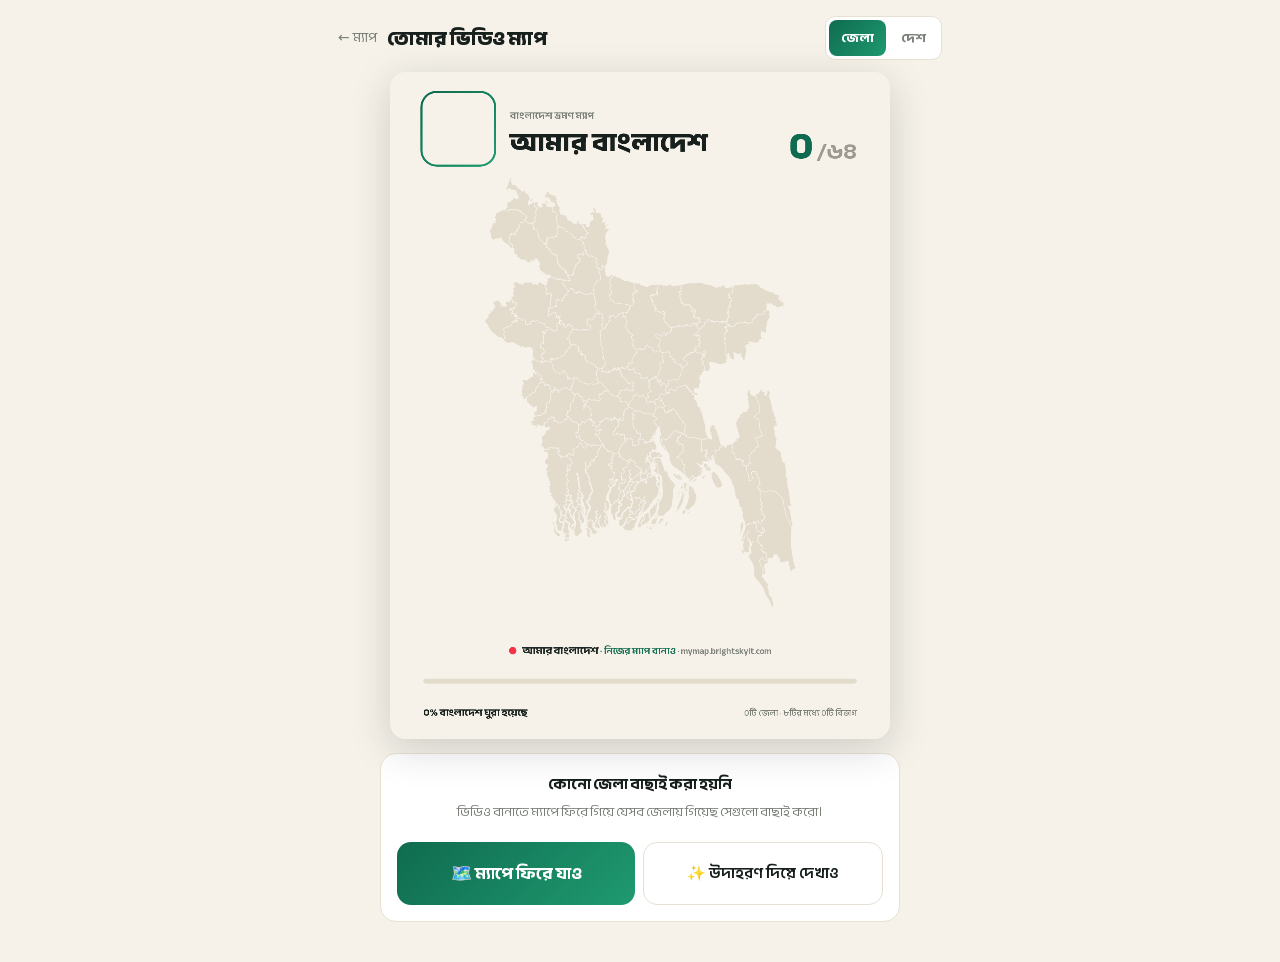
<file: site/video.html>
<!DOCTYPE html>
<html lang="bn">
<head>
<meta charset="utf-8">
<meta name="viewport" content="width=device-width,initial-scale=1,viewport-fit=cover">
<title>তোমার ভিডিও — আমার বাংলাদেশ</title>
<meta name="description" content="তোমার ভিডিও ম্যাপ তৈরি হয়ে গেছে — এক ট্যাপে ফেসবুকে শেয়ার করো।">
<link rel="stylesheet" href="fonts.css">
<style>
:root{--bg:#f6f2ea;--ink:#17201c;--muted:#7a7f78;--brand:#0f6b4f;--brand2:#1f9a70;--line:#e7e1d4;--fb:#1877f2}
*{box-sizing:border-box;-webkit-tap-highlight-color:transparent}
html,body{margin:0;background:var(--bg);color:var(--ink);font:16px/1.55 "Anek Bangla",system-ui,sans-serif}
body{min-height:100vh;display:flex;flex-direction:column;align-items:center;padding-bottom:40px}
.topbar{width:100%;max-width:640px;display:flex;align-items:center;gap:10px;padding:16px 18px 6px}
.topbar a{color:var(--muted);text-decoration:none;font-size:14px}
.topbar h1{margin:0;font-size:20px;font-weight:800}
.modeSw{margin-left:auto;display:flex;background:#fff;border:1px solid var(--line);border-radius:10px;padding:3px;gap:3px}
.modeSw button{border:0;background:none;padding:6px 12px;border-radius:8px;font:700 13px "Anek Bangla",sans-serif;color:var(--muted);cursor:pointer}
.modeSw button.on{background:linear-gradient(135deg,var(--brand),var(--brand2));color:#fff}
.stage{width:min(520px,100%);padding:6px 10px 0;position:relative}
canvas,video.out{width:100%;height:auto;display:block;border-radius:16px;box-shadow:0 10px 40px rgba(23,32,28,.18);background:var(--bg)}
video.out{outline:none}
.panel{width:min(520px,100%);margin:14px 10px 0}
.progCard{background:#fff;border:1px solid var(--line);border-radius:16px;padding:16px;text-align:center}
.progCard .lbl{font:700 15px "Anek Bangla",sans-serif}
.progCard .sub{font-size:13px;color:var(--muted);margin-top:4px}
.track{height:10px;background:var(--track,#e3dccd);border-radius:99px;margin-top:14px;overflow:hidden}
.fill{height:100%;width:0%;background:linear-gradient(90deg,var(--brand),var(--brand2));border-radius:99px;transition:width .1s linear}
.shareBox{display:none}
.shareBox.show{display:block}
.bigBtn{width:100%;border:0;border-radius:14px;padding:16px 18px;font:700 17px "Anek Bangla",sans-serif;cursor:pointer;display:flex;align-items:center;justify-content:center;gap:10px}
.bigBtn.fb{background:var(--fb);color:#fff;box-shadow:0 8px 22px rgba(24,119,242,.32)}
.bigBtn.green{background:linear-gradient(135deg,var(--brand),var(--brand2));color:#fff;margin-top:10px}
.bigBtn.plain{background:#fff;border:1px solid var(--line);color:var(--ink);margin-top:10px;font-weight:600;font-size:15px;box-shadow:none}
.grid2{display:grid;grid-template-columns:1fr 1fr;gap:10px;margin-top:10px}
.grid2 .bigBtn{margin-top:0;font-size:14.5px;padding:13px 10px}
.captionBox{background:#fff;border:1px solid var(--line);border-radius:14px;padding:12px 14px;margin-top:12px}
.captionBox h3{margin:0 0 6px;font-size:12.5px;letter-spacing:.05em;color:var(--muted);text-transform:uppercase}
.captionBox textarea{width:100%;border:0;resize:vertical;min-height:96px;font:500 14px/1.5 "Anek Bangla",sans-serif;color:var(--ink);background:var(--bg);border-radius:10px;padding:10px;outline:none}
.note{font-size:13px;color:var(--muted);margin-top:10px;background:#fff;border:1px solid var(--line);border-radius:12px;padding:10px 12px}
.note b{color:var(--brand)}
.note:empty{display:none}
.toast{position:fixed;left:50%;bottom:26px;transform:translateX(-50%) translateY(20px);background:#17201c;color:#fff;font:600 14px "Anek Bangla",sans-serif;padding:11px 18px;border-radius:99px;opacity:0;pointer-events:none;transition:.25s;z-index:40}
.toast.show{opacity:1;transform:translateX(-50%) translateY(0)}
.modal{position:fixed;inset:0;background:rgba(15,20,18,.55);display:none;align-items:flex-end;justify-content:center;z-index:50}
.modal.show{display:flex}
.sheet{background:#fff;width:min(520px,100%);border-radius:20px 20px 0 0;padding:20px 18px calc(24px + env(safe-area-inset-bottom));max-height:86vh;overflow:auto}
.sheet h2{margin:0 0 4px;font-size:18px}
.sheet ol{padding-left:22px;margin:12px 0}
.sheet li{margin:8px 0;font-size:15px}
.sheet .close{width:100%;margin-top:8px;border:0;border-radius:12px;background:var(--brand);color:#fff;font:700 15px "Anek Bangla",sans-serif;padding:14px;cursor:pointer}
.badgeRow{display:flex;gap:8px;flex-wrap:wrap;justify-content:center;margin-top:10px}
.badge{background:#fff;border:1px solid var(--line);border-radius:99px;padding:5px 12px;font:700 13px "Anek Bangla",sans-serif;color:var(--brand)}
.hidden{display:none!important}
</style>
</head>
<body>
<div class="topbar">
  <a href="index.html">← ম্যাপ</a>
  <h1>তোমার ভিডিও ম্যাপ</h1>
  <div class="modeSw">
    <button type="button" id="mBd">জেলা</button>
    <button type="button" id="mW">দেশ</button>
  </div>
</div>

<div class="stage">
  <canvas id="cv" width="1200" height="1600"></canvas>
  <video id="out" class="out hidden" playsinline autoplay muted loop controls></video>
</div>

<div class="panel">
  <!-- recording -->
  <div class="progCard" id="progCard">
    <div class="lbl" id="progLbl">🎬 ভিডিও তৈরি হচ্ছে...</div>
    <div class="sub" id="progSub">ম্যাপ একের পর এক জুড়ে উঠছে — একটু অপেক্ষা করো</div>
    <div class="track"><div class="fill" id="progFill"></div></div>
    <div class="badgeRow"><span class="badge" id="progTime">০/১২ সেকেন্ড</span><span class="badge" id="progFmt"></span></div>
  </div>

  <!-- nothing selected for this mode — never silently pick demo regions -->
  <div class="progCard" id="emptyCard" style="display:none">
    <div class="lbl" id="emptyLbl">কিছু বাছাই করা হয়নি</div>
    <div class="sub" id="emptySub">ভিডিও বানাতে ম্যাপে ফিরে গিয়ে বাছাই করো।</div>
    <div class="badgeRow" style="flex-wrap:wrap;gap:8px">
      <button class="bigBtn green" id="emptyGo" type="button" style="flex:1;min-width:140px">🗺️ ম্যাপে ফিরে যাও</button>
      <button class="bigBtn plain" id="emptyDemo" type="button" style="flex:1;min-width:140px">✨ উদাহরণ দিয়ে দেখাও</button>
    </div>
  </div>

  <!-- done -->
  <div class="shareBox" id="shareBox">
    <button class="bigBtn fb" id="fbBtn" type="button">ফেসবুকে শেয়ার করুন</button>
    <button class="bigBtn green" id="againBtn" type="button">🔁 আবার দেখতে চালাও / নতুন করে তৈরি</button>
    <div class="grid2">
      <button class="bigBtn plain" id="dlVid" type="button">⬇ ভিডিও ডাউনলোড</button>
      <button class="bigBtn plain" id="dlImg" type="button">🖼 পোস্টার ছবি</button>
    </div>
    <div class="captionBox">
      <h3>ক্যাপশন (কপি হয়ে গেছে / কপি করো)</h3>
      <textarea id="cap" readonly rows="5"></textarea>
      <button class="bigBtn plain" id="copyBtn" type="button" style="margin-top:8px">📋 ক্যাপশন কপি করো</button>
    </div>
    <div class="note" id="fbNote"></div>
  </div>
</div>

<div class="modal" id="modal">
  <div class="sheet">
    <h2>এবার ফেসবুকে পোস্ট করো</h2>
    <div style="font-size:14px;color:var(--muted)">ভিডিও ফাইল ডাউনলোড হয়ে গেছে, ক্যাপশনও কপি হয়ে গেছে। ৩টি ধাপ:</div>
    <ol>
      <li>ফেসবুকে <b>What's on your mind?</b> লেখায় ক্লিক করো</li>
      <li>📎 আইকন থেকে <b>ভিডিও</b> ফাইলটি বেছে নাও (ডাউনলোড ফোল্ডারে আছে)</li>
      <li>ক্যাপশন পেস্ট করো → <b>পোস্ট</b> চাপো ✅</li>
    </ol>
    <button class="close" id="modalClose">বুঝেছি ✓</button>
  </div>
</div>

<div class="toast" id="toast"></div>

<script src="bd_data.js"></script>
<script src="world_data.js"></script>
<script src="map.js"></script>
<script>
"use strict";
const KEY = "mb_cfg";
const DEMO = ["Gazipur","Narsingdi","Munshiganj","Narayanganj","Shariatpur","Tangail",
  "Kishorganj","Mymensingh","Habiganj","Moulvibazar","Sunamganj","Sylhet",
  "Brahmanbaria","Chandpur","Cumilla","Feni","Noakhali","Lakshmipur",
  "Chattogram","Khagrachhari","Rangamati","Bandarban","Cox's Bazar",
  "Patuakhali","Barishal","Bhola"];
const DEMO_W = ["India","Nepal","Bhutan","China","Myanmar","Thailand","Malaysia",
  "Indonesia","United Arab Emirates","Saudi Arabia","Turkey","Egypt",
  "United Kingdom","France"];

let cfg = { sel: [], wsel: [], name: "", photo: "", mode: "bd" };
try { const c = JSON.parse(localStorage.getItem(KEY)); if (c && typeof c === "object") cfg = Object.assign(cfg, c); } catch (e) {}
cfg.sel = Array.isArray(cfg.sel) ? cfg.sel : [];
cfg.wsel = Array.isArray(cfg.wsel) ? cfg.wsel : [];

const Q = new URLSearchParams(location.search);
const qm = Q.get("mode");
let mode = (qm === "world" || qm === "w") ? "w" : qm === "bd" ? "bd" : (cfg.mode === "w" ? "w" : "bd");
const isBd = () => mode === "bd";

/* "ের" is a conjunct — needs a Bengali letter before it; Latin names get spaced "এর" */
function titleFromName(raw, m){
  const n = (raw || "").trim();
  const tail = m === "w" ? "বিশ্ব" : "বাংলাদেশ";
  if (!n) return "আমার " + tail;
  if (/র$/.test(n)) return n + " " + tail;
  if (/[অআইঈউঊএঐওৌািীুূেৈোৌ]$/.test(n)) return n + "র " + tail;
  if (!/[ঀ-৿]$/.test(n)) return n + " এর " + tail;
  return n + "ের " + tail;
}

let list = [];
if (isBd()){
  cfg.sel = cfg.sel.filter(n => DATA.f.some(f => f.n === n));
  list = cfg.sel;
} else {
  cfg.wsel = cfg.wsel.filter(n => WORLD.f.some(f => f.n === n));
  list = cfg.wsel;
}
/* No silent demo fallback: an empty mode (e.g. switching to "দেশ" after only picking
   districts) must show an empty state, not auto-record regions the user never chose. */
let usingDemo = false;
const emptyPick = !list.length;
if (emptyPick) list = [];

const cv = document.getElementById("cv");
const out = document.getElementById("out");
const engine = isBd()
  ? MAP.build(cv, { selected: list, title: titleFromName(cfg.name, mode) })
  : MAP.build(cv, {
      selected: list, data: WORLD, bn: WORLD_BN, denom: WORLD.f.length,
      title: titleFromName(cfg.name, mode),
      sub: "বিশ্ব ভ্রমণ ম্যাপ",
      footL: st => `${MAP.bn(st.pct)}% পৃথিবী ঘুরা হয়েছে`,
      footR: st => `${MAP.bn(st.landed)}টি দেশ ঘুরেছ`,
    });

/* mode switch — persist + reload (selections live in cfg per mode) */
document.getElementById("mBd").classList.toggle("on", isBd());
document.getElementById("mW").classList.toggle("on", !isBd());
function switchMode(m){
  if (m === mode) return;
  cfg.mode = m;
  try { localStorage.setItem(KEY, JSON.stringify(cfg)); } catch (e) {}
  const q = new URLSearchParams(location.search);
  q.set("mode", m === "w" ? "world" : "bd");
  location.href = "video.html?" + q.toString();
}
document.getElementById("mBd").onclick = () => switchMode("bd");
document.getElementById("mW").onclick = () => switchMode("w");

const photoImg = new Image();
function applyPhoto(src){
  let ready = false;
  const set = () => { engine.setPhoto(ready ? photoImg : null); engine.seek(engine.TL.dur); };
  photoImg.onload = () => { ready = true; set(); };
  photoImg.onerror = () => { ready = false; set(); };
  photoImg.src = src || "profile.jpg";
}
if (cfg.photo) applyPhoto(cfg.photo); else engine.setPhoto(null);

let blob = null, ext = "mp4";
const st0 = engine.stateAt(engine.TL.dur);

function getCaption(){
  let c;
  if (isBd()){
    c = `বাংলাদেশ কতটুকু ঘুরেছ তুমি? 🇧🇩\n`;
    c += `আমার ভ্রমণ ম্যাপে আছে ${MAP.bn(st0.landed)}/${MAP.bn(st0.denom)} জেলা (${MAP.bn(st0.pct)}% দেশ) — ভিডিওতে দেখালাম কীভাবে একের পর এক জুড়ে উঠল!\n`;
  } else {
    c = `পৃথিবীর কতটুকু দেশ ঘুরেছ তুমি? 🌍\n`;
    c += `আমার ভ্রমণ ম্যাপে আছে ${MAP.bn(st0.landed)}/${MAP.bn(st0.denom)} দেশ (${MAP.bn(st0.pct)}% পৃথিবী) — ভিডিওতে দেখালাম কীভাবে একের পর এক জুড়ে উঠল!\n`;
  }
  c += `তোমার নিজের ম্যাপ বানাতে 👉 ${MAP.SITE.host}\n`;
  c += isBd() ? `#আমারবাংলাদেশ #BangladeshTravel` : `#আমারবিশ্বভ্রমণ #WorldTravel`;
  return c;
}
document.getElementById("cap").value = getCaption();
document.title = isBd() ? "তোমার ভিডিও — আমার বাংলাদেশ" : "তোমার ভিডিও — আমার বিশ্ব ভ্রমণ";

function toast(msg){
  const el = document.getElementById("toast");
  el.textContent = msg; el.classList.add("show");
  clearTimeout(el._t); el._t = setTimeout(() => el.classList.remove("show"), 2600);
}
function download(data, name, type){
  const b = data instanceof Blob ? data : new Blob([data], { type });
  const a = document.createElement("a");
  a.href = URL.createObjectURL(b); a.download = name;
  document.body.appendChild(a); a.click();
  setTimeout(() => { URL.revokeObjectURL(a.href); a.remove(); }, 4000);
}
const capFile = () => isBd()
  ? `amar-bangladesh-${st0.landed}-jela`
  : `amar-bishwo-bhromon-${st0.landed}-desh`;
const shareTitle = () => isBd() ? "আমার বাংলাদেশ" : "আমার বিশ্ব ভ্রমণ";

/* ---------- recording ---------- */
const canRec = !!(window.MediaRecorder && cv.captureStream &&
  ["video/mp4", "video/webm;codecs=vp9", "video/webm"].some(m => MediaRecorder.isTypeSupported(m)));

function showPhaseDone(){
  document.getElementById("progCard").style.display = "none";
  document.getElementById("shareBox").classList.add("show");
  cv.classList.add("hidden");
  out.classList.remove("hidden");
}
function showPhaseRec(){
  document.getElementById("progCard").style.display = "";
  document.getElementById("shareBox").classList.remove("show");
  out.classList.add("hidden");
  out.removeAttribute("src");
  cv.classList.remove("hidden");
}

let recording = false;
async function startRecord(){
  if (recording) return;
  recording = true;
  showPhaseRec();
  const fill = document.getElementById("progFill");
  const time = document.getElementById("progTime");
  const fmt = document.getElementById("progFmt");
  document.getElementById("progLbl").textContent = "🎬 ভিডিও তৈরি হচ্ছে...";
  document.getElementById("progSub").textContent = "ম্যাপ একের পর এক জুড়ে উঠছে — একটু অপেক্ষা করো";
  fill.style.width = "0%";
  const t0 = performance.now();
  const iv = setInterval(() => {
    const t = (performance.now() - t0) / 1000;
    const p = Math.min(1, t / MAP.TL.dur);
    fill.style.width = (p * 100) + "%";
    time.textContent = `${MAP.bn(Math.min(12, Math.floor(t)))}/${MAP.bn(12)} সেকেন্ড`;
    if (p >= 1) clearInterval(iv);
  }, 100);
  try {
    const res = await MAP.record(engine);
    blob = res.blob; ext = res.ext;
    fmt.textContent = ext === "mp4" ? "MP4 ফরম্যাট ✓" : "WebM ফরম্যাট ✓";
    clearInterval(iv); fill.style.width = "100%";
    time.textContent = `${MAP.bn(12)}/${MAP.bn(12)} সেকেন্ড`;
    out.src = URL.createObjectURL(blob);
    document.getElementById("progLbl").textContent = "✅ ভিডিও তৈরি!";
    recording = false;
    setTimeout(showPhaseDone, 500);
    if (usingDemo) noteDemo();
    copySilently();
  } catch (e) {
    clearInterval(iv);
    document.getElementById("progLbl").textContent = "⚠ এই ব্রাউজারে ভিডিও রেকর্ড সম্ভব হয়নি";
    document.getElementById("progSub").innerHTML =
      'Google Chrome ব্যবহার করো, অথবা <button id="posterOnly" style="border:0;background:#0f6b4f;color:#fff;border-radius:8px;padding:6px 12px;cursor:pointer;font:inherit">শুধু পোস্টার ছবি নামাও</button>';
    const b = document.getElementById("posterOnly");
    if (b) b.onclick = downloadPoster;
    recording = false;
    console.error(e);
  }
}
function noteDemo(){
  const n = document.getElementById("fbNote");
  n.innerHTML = isBd()
    ? 'নোট: এটি <b>উদাহরণ</b> — নিজের জেলা বাছাই করে আবার বানাতে <a href="index.html" style="color:var(--brand)">ম্যাপে ফিরে যাও</a>।'
    : 'নোট: এটি <b>উদাহরণ</b> — নিজের দেশ বাছাই করে আবার বানাতে <a href="index.html" style="color:var(--brand)">ম্যাপে ফিরে যাও</a>।';
}

/* ---------- share ---------- */
async function copySilently(){
  try { await navigator.clipboard.writeText(getCaption()); } catch (e) {}
}
function downloadVideo(){
  if (!blob) return;
  download(blob, capFile() + "." + ext, blob.type);
  toast("⬇ ভিডিও ডাউনলোড হচ্ছে...");
}
function downloadPoster(){
  engine.seek(engine.TL.dur);
  engine.canvas.toBlob(b => {
    download(b, capFile() + ".png", "image/png");
    toast("⬇ পোস্টার ছবি ডাউনলোড হচ্ছে...");
  }, "image/png");
}
async function shareNow(){
  if (!blob) { downloadVideo(); return; }
  const caption = getCaption();
  const file = new File([blob], capFile() + "." + ext, { type: blob.type || (ext === "mp4" ? "video/mp4" : "video/webm") });
  const canFile = navigator.canShare && navigator.canShare({ files: [file] });
  if (canFile){
    try {
      await navigator.share({ files: [file], text: caption, title: shareTitle() });
      toast("✅ শেয়ার শিট খুলেছে — Facebook বেছে নাও");
      return;
    } catch (e){
      if (e && (e.name === "AbortError" || e.name === "NotAllowedError")) return;
      /* otherwise fall through to download path */
    }
  }
  /* fallback: download + copy caption + open Facebook + steps */
  downloadVideo();
  try { await navigator.clipboard.writeText(caption); toast("📋 ক্যাপশন কপি হয়েছে + ভিডিও ডাউনলোড হয়েছে"); }
  catch (e){ toast("⬇ ভিডিও ডাউনলোড হয়েছে"); }
  window.open("https://www.facebook.com/", "_blank", "noopener");
  document.getElementById("modal").classList.add("show");
}

document.getElementById("fbBtn").onclick = shareNow;
document.getElementById("dlVid").onclick = downloadVideo;
document.getElementById("dlImg").onclick = downloadPoster;
document.getElementById("copyBtn").onclick = async () => {
  try { await navigator.clipboard.writeText(getCaption()); toast("📋 ক্যাপশন কপি হয়েছে"); }
  catch (e){ document.getElementById("cap").select(); toast("কপি করতে হাতে করে Ctrl+C চাপো"); }
};
document.getElementById("againBtn").onclick = () => {
  if (blob){ URL.revokeObjectURL(out.src); blob = null; }
  startRecord();
};
document.getElementById("modalClose").onclick = () => document.getElementById("modal").classList.remove("show");

/* boot */
(async () => {
  await MAP.fontsReady();
  engine.seek(engine.TL.dur);
  window.__READY = 1;

  /* empty selection for this mode: offer "go back" or an explicit demo — never auto-record */
  if (emptyPick){
    document.getElementById("progCard").style.display = "none";
    document.getElementById("shareBox").classList.remove("show");
    document.getElementById("emptyCard").style.display = "";
    cv.classList.remove("hidden"); out.classList.add("hidden");
    document.getElementById("emptyLbl").textContent = isBd()
      ? "কোনো জেলা বাছাই করা হয়নি"
      : "কোনো দেশ বাছাই করা হয়নি";
    document.getElementById("emptySub").textContent = isBd()
      ? "ভিডিও বানাতে ম্যাপে ফিরে গিয়ে যেসব জেলায় গিয়েছ সেগুলো বাছাই করো।"
      : "ভিডিও বানাতে ম্যাপে ফিরে গিয়ে যেসব দেশে গিয়েছ সেগুলো বাছাই করো।";
    document.getElementById("emptyGo").onclick = () => { location.href = "index.html"; };
    document.getElementById("emptyDemo").onclick = () => {
      /* explicit demo: fill cfg so the normal record path runs, then reload clean */
      if (isBd()) cfg.sel = [...DEMO]; else cfg.wsel = [...DEMO_W];
      try { localStorage.setItem(KEY, JSON.stringify(cfg)); } catch (e) {}
      const q = new URLSearchParams(location.search);
      q.set("mode", isBd() ? "bd" : "world");
      location.href = "video.html?" + q.toString();
    };
    return;
  }

  const still = location.search.includes("still");
  if (still){
    document.getElementById("progCard").style.display = "none";
    document.getElementById("shareBox").classList.add("show");
    cv.classList.remove("hidden"); out.classList.add("hidden");
    if (usingDemo) noteDemo();
    return;
  }
  if (!canRec){
    document.getElementById("progLbl").textContent = "⚠ এই ব্রাউজারে ভিডিও রেকর্ড সম্ভব নয়";
    document.getElementById("progSub").textContent = "Google Chrome ব্যবহার করো — অথবা পোস্টার ছবি নামিয়ে শেয়ার করো";
    document.getElementById("shareBox").classList.add("show");
    cv.classList.remove("hidden"); out.classList.add("hidden");
    document.getElementById("fbBtn").textContent = "ফেসবুকে পোস্টার ছবি শেয়ার করুন";
    document.getElementById("fbBtn").onclick = async () => {
      engine.seek(engine.TL.dur);
      engine.canvas.toBlob(async b => {
        const f = new File([b], capFile() + ".png", { type: "image/png" });
        if (navigator.canShare && navigator.canShare({ files: [f] })){
          try { await navigator.share({ files: [f], text: getCaption() }); return; } catch (e){}
        }
        downloadPoster();
      }, "image/png");
    };
    document.getElementById("dlVid").style.display = "none";
    return;
  }
  startRecord();
})();
</script>
</body>
</html>
</file>
<file: site/fonts.css>
/* Anek Bangla — self-hosted, embedded so the site works from file:// too */
@font-face{font-family:'Anek Bangla';font-style:normal;font-weight:400 800;font-stretch:100%;font-display:block;src:url("[data-uri]") format("woff2");unicode-range:U+0951-0952,U+0964-0965,U+0980-09FE,U+1CD0-1CD2,U+1CD5-1CD6,U+1CD8,U+1CE1,U+1CED,U+1CF2,U+1CF5-1CF6,U+1CF9,U+200C-200D,U+20B9,U+20CC,U+25CC,U+A8F1;}
@font-face{font-family:'Anek Bangla';font-style:normal;font-weight:400 800;font-stretch:100%;font-display:block;src:url("[data-uri]") format("woff2");unicode-range:U+0100-02BA,U+02BD-02C5,U+02C7-02CC,U+02CE-02D7,U+02DD-02FF,U+0304,U+0308,U+0329,U+1D00-1DBF,U+1E00-1E9F,U+1EF2-1EFF,U+2020,U+20A0-20AB,U+20AD-20C0,U+2113,U+2C60-2C7F,U+A720-A7FF;}
@font-face{font-family:'Anek Bangla';font-style:normal;font-weight:400 800;font-stretch:100%;font-display:block;src:url("[data-uri]") format("woff2");unicode-range:U+0000-00FF,U+0131,U+0152-0153,U+02BB-02BC,U+02C6,U+02DA,U+02DC,U+0304,U+0308,U+0329,U+2000-206F,U+20AC,U+2122,U+2191,U+2193,U+2212,U+2215,U+FEFF,U+FFFD;}
</file>
